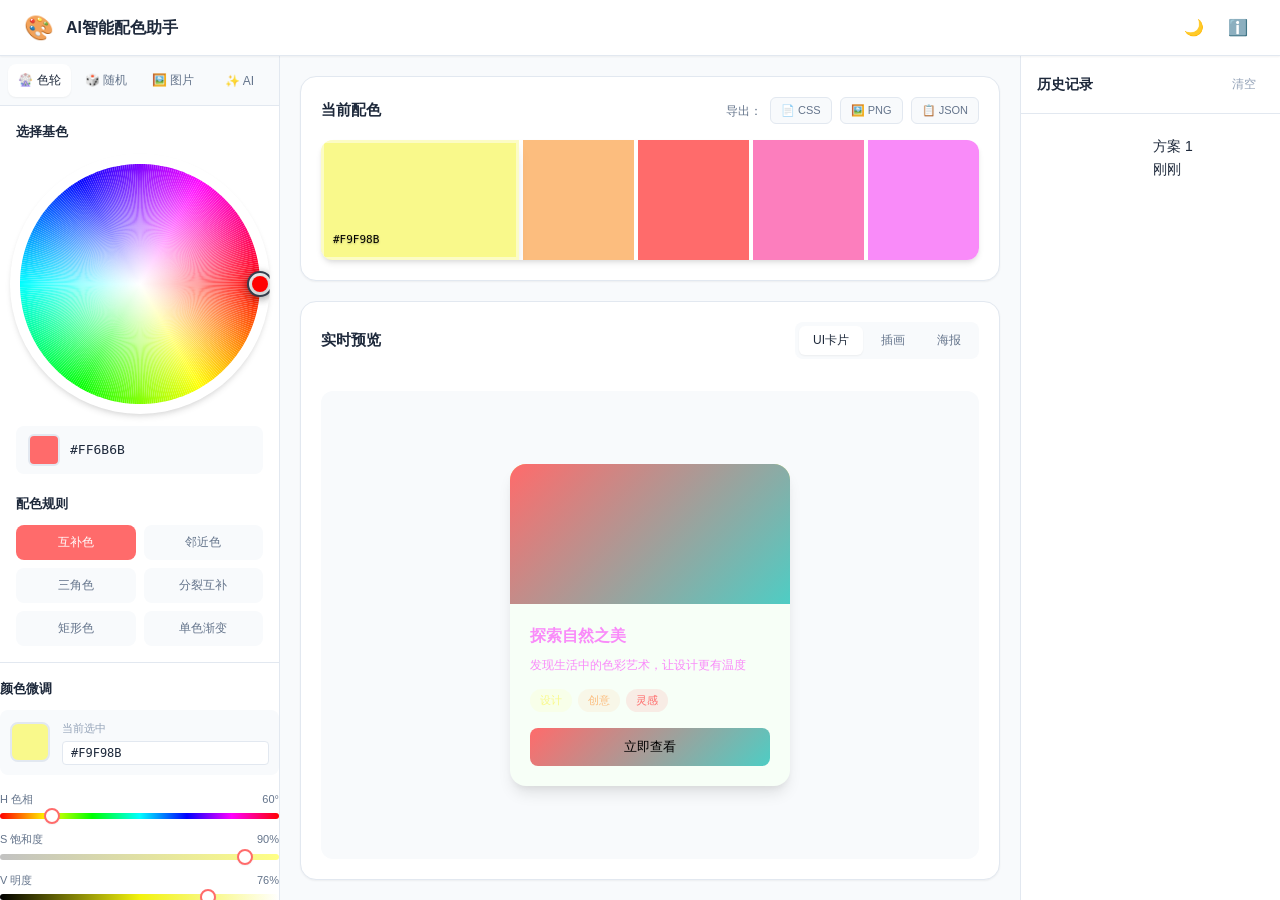
<file: index.html>
<!DOCTYPE html>
<html lang="zh-CN">
<head>
    <meta charset="UTF-8">
    <meta name="viewport" content="width=device-width, initial-scale=1.0">
    <title>AI智能配色助手 - 面向数字媒体设计</title>
    <link rel="stylesheet" href="css/style.css">
</head>
<body>
    <!-- 顶部导航栏 -->
    <nav class="navbar">
        <div class="nav-left">
            <div class="logo">🎨</div>
            <h1 class="app-title">AI智能配色助手</h1>
        </div>
        <div class="nav-right">
            <button class="nav-btn" id="themeToggle" title="切换主题">🌙</button>
            <button class="nav-btn" id="aboutBtn" title="关于">ℹ️</button>
        </div>
    </nav>

    <!-- 主内容区 -->
    <main class="main-container">
        <!-- 左侧控制面板 -->
        <aside class="left-panel">
            <!-- 选项卡导航 -->
            <div class="tab-nav">
                <button class="tab-btn active" data-tab="wheel">🎡 色轮</button>
                <button class="tab-btn" data-tab="random">🎲 随机</button>
                <button class="tab-btn" data-tab="image">🖼️ 图片</button>
                <button class="tab-btn" data-tab="ai">✨ AI</button>
            </div>

            <!-- 色轮面板 -->
            <div class="tab-panel active" id="tab-wheel">
                <div class="panel-section">
                    <h3 class="section-title">选择基色</h3>
                    <div class="color-wheel-container">
                        <canvas id="colorWheel" width="260" height="260"></canvas>
                        <div class="color-preview-row">
                            <div class="color-preview-box" id="selectedColorPreview"></div>
                            <span class="hex-display" id="selectedHex">#FF6B6B</span>
                        </div>
                    </div>
                </div>

                <div class="panel-section">
                    <h3 class="section-title">配色规则</h3>
                    <div class="rule-buttons">
                        <button class="rule-btn active" data-rule="complementary">互补色</button>
                        <button class="rule-btn" data-rule="analogous">邻近色</button>
                        <button class="rule-btn" data-rule="triadic">三角色</button>
                        <button class="rule-btn" data-rule="split-complementary">分裂互补</button>
                        <button class="rule-btn" data-rule="tetradic">矩形色</button>
                        <button class="rule-btn" data-rule="monochromatic">单色渐变</button>
                    </div>
                </div>
            </div>

            <!-- 随机生成面板 -->
            <div class="tab-panel" id="tab-random">
                <div class="panel-section">
                    <h3 class="section-title">随机参数</h3>
                    
                    <div class="control-row">
                        <label>颜色数量</label>
                        <input type="range" id="colorCount" min="3" max="8" value="5">
                        <span id="colorCountValue">5</span>
                    </div>

                    <div class="control-row">
                        <label>饱和度范围</label>
                        <div class="range-inputs">
                            <input type="number" id="satMin" min="0" max="100" value="40">
                            <span>~</span>
                            <input type="number" id="satMax" min="0" max="100" value="80">
                        </div>
                    </div>

                    <div class="control-row">
                        <label>明度范围</label>
                        <div class="range-inputs">
                            <input type="number" id="lightMin" min="0" max="100" value="35">
                            <span>~</span>
                            <input type="number" id="lightMax" min="0" max="100" value="65">
                        </div>
                    </div>

                    <div class="control-row">
                        <label class="checkbox-label">
                            <input type="checkbox" id="harmoniousMode" checked>
                            <span>和谐模式</span>
                        </label>
                    </div>

                    <button class="primary-btn full-width" id="randomGenerateBtn">
                        🎲 随机生成
                    </button>
                </div>
            </div>

            <!-- 图片取色面板 -->
            <div class="tab-panel" id="tab-image">
                <div class="panel-section">
                    <h3 class="section-title">图片取色</h3>
                    
                    <div class="upload-area" id="uploadArea">
                        <div class="upload-icon">🖼️</div>
                        <p class="upload-text">拖拽图片到此处，或点击选择</p>
                        <p class="upload-hint">支持 JPG、PNG、WebP 格式</p>
                        <input type="file" id="imageInput" accept="image/*" hidden>
                    </div>

                    <div class="preview-area" id="imagePreviewArea" style="display:none;">
                        <img id="previewImage" alt="预览">
                        <button class="remove-btn" id="removeImageBtn">×</button>
                    </div>

                    <div class="control-row">
                        <label>提取颜色数</label>
                        <input type="range" id="extractCount" min="3" max="8" value="5">
                        <span id="extractCountValue">5</span>
                    </div>

                    <button class="primary-btn full-width" id="extractBtn" disabled>
                        🎨 提取主色
                    </button>

                    <div class="loading-indicator" id="extractLoading" style="display:none;">
                        <div class="spinner"></div>
                        <span>正在提取颜色...</span>
                    </div>
                </div>
            </div>

            <!-- AI生成面板 -->
            <div class="tab-panel" id="tab-ai">
                <div class="panel-section">
                    <h3 class="section-title">AI智能配色</h3>
                    
                    <div class="ai-description">
                        <label>描述你想要的风格</label>
                        <textarea 
                            id="aiPrompt" 
                            placeholder="例如：温暖的秋天午后，橙黄色调，舒适怀旧..."
                            rows="4"
                        ></textarea>
                    </div>

                    <div class="style-presets">
                        <span class="preset-tag" data-style="赛博朋克霓虹风格，高对比度">赛博朋克</span>
                        <span class="preset-tag" data-style="莫兰迪色系，低饱和度，柔和高级">莫兰迪</span>
                        <span class="preset-tag" data-style="北欧简约风，清新自然，明亮通透">北欧简约</span>
                        <span class="preset-tag" data-style="复古港风，浓郁胶片感，暖色调">复古港风</span>
                        <span class="preset-tag" data-style="清新自然，植物绿色系，生机活力">清新自然</span>
                    </div>

                    <button class="primary-btn full-width" id="aiGenerateBtn">
                        ✨ AI智能生成
                    </button>

                    <div class="ai-loading" id="aiLoading" style="display:none;">
                        <div class="ai-spinner"></div>
                        <span>AI正在为您构思配色方案...</span>
                    </div>

                    <div class="ai-error" id="aiError" style="display:none;"></div>

                    <div class="ai-tip">
                        💡 提示：AI功能需要本地部署 Ollama 或配置云端 API
                    </div>
                </div>
            </div>

            <!-- HSV微调面板 -->
            <div class="panel-section sliders-section">
                <h3 class="section-title">颜色微调</h3>
                <div class="selected-color-info">
                    <div class="selected-preview" id="sliderColorPreview"></div>
                    <div class="selected-info">
                        <span class="selected-label">当前选中</span>
                        <input type="text" class="hex-input" id="hexInput" value="#FF6B6B">
                    </div>
                </div>
                
                <div class="slider-group">
                    <div class="slider-control">
                        <div class="slider-label">
                            <span>H 色相</span>
                            <span id="hueValue">0°</span>
                        </div>
                        <input type="range" id="hueSlider" min="0" max="360" value="0" class="hue-slider">
                    </div>
                    
                    <div class="slider-control">
                        <div class="slider-label">
                            <span>S 饱和度</span>
                            <span id="satValue">100%</span>
                        </div>
                        <input type="range" id="satSlider" min="0" max="100" value="100">
                    </div>
                    
                    <div class="slider-control">
                        <div class="slider-label">
                            <span>V 明度</span>
                            <span id="valValue">50%</span>
                        </div>
                        <input type="range" id="valSlider" min="0" max="100" value="50">
                    </div>
                </div>
            </div>
        </aside>

        <!-- 中间展示区 -->
        <section class="center-panel">
            <!-- 色板展示 -->
            <div class="palette-section">
                <div class="section-header">
                    <h2 class="section-title">当前配色</h2>
                    <div class="export-panel">
                        <span class="export-label">导出：</span>
                        <button class="export-btn" data-format="css" title="导出CSS">📄 CSS</button>
                        <button class="export-btn" data-format="png" title="导出PNG">🖼️ PNG</button>
                        <button class="export-btn" data-format="json" title="导出JSON">📋 JSON</button>
                    </div>
                </div>
                <div class="color-palette-display" id="colorPalette"></div>
            </div>

            <!-- 预览面板 -->
            <div class="preview-section">
                <div class="section-header">
                    <h2 class="section-title">实时预览</h2>
                    <div class="preview-tabs">
                        <button class="preview-tab active" data-template="card">UI卡片</button>
                        <button class="preview-tab" data-template="illustration">插画</button>
                        <button class="preview-tab" data-template="poster">海报</button>
                    </div>
                </div>
                <div class="preview-content" id="previewContent">
                    <!-- UI卡片模板 -->
                    <div class="preview-template ui-card active" id="template-card">
                        <div class="mobile-card">
                            <div class="card-cover"></div>
                            <div class="card-content">
                                <h3 class="card-title">探索自然之美</h3>
                                <p class="card-desc">发现生活中的色彩艺术，让设计更有温度</p>
                                <div class="card-tags">
                                    <span class="tag">设计</span>
                                    <span class="tag">创意</span>
                                    <span class="tag">灵感</span>
                                </div>
                                <button class="card-btn">立即查看</button>
                            </div>
                        </div>
                    </div>

                    <!-- 插画模板 -->
                    <div class="preview-template illustration" id="template-illustration">
                        <div class="illustration-scene">
                            <div class="sky"></div>
                            <div class="sun"></div>
                            <div class="mountain-back"></div>
                            <div class="mountain-front"></div>
                            <div class="tree tree-1"></div>
                            <div class="tree tree-2"></div>
                            <div class="ground"></div>
                        </div>
                    </div>

                    <!-- 海报模板 -->
                    <div class="preview-template poster" id="template-poster">
                        <div class="poster-content">
                            <div class="poster-decoration deco-1"></div>
                            <div class="poster-decoration deco-2"></div>
                            <h2 class="poster-title">色彩</h2>
                            <h3 class="poster-subtitle">的艺术</h3>
                            <p class="poster-text">THE ART OF COLOR</p>
                            <div class="poster-line"></div>
                            <span class="poster-date">2026.06</span>
                        </div>
                    </div>
                </div>
            </div>
        </section>

        <!-- 右侧历史记录 -->
        <aside class="right-panel">
            <div class="history-panel">
                <div class="panel-header">
                    <h3 class="section-title">历史记录</h3>
                    <button class="text-btn" id="clearHistoryBtn">清空</button>
                </div>
                <div class="history-list" id="historyList"></div>
                <div class="empty-state" id="emptyHistory">
                    <div class="empty-icon">📭</div>
                    <p>暂无历史记录</p>
                    <p class="empty-hint">生成配色后将自动保存</p>
                </div>
            </div>
        </aside>
    </main>

    <!-- 关于弹窗 -->
    <div class="modal" id="aboutModal" style="display:none;">
        <div class="modal-overlay"></div>
        <div class="modal-content">
            <button class="modal-close" id="closeAboutBtn">×</button>
            <h2>🎨 AI智能配色助手</h2>
            <p class="modal-subtitle">面向数字媒体设计的智能配色工具</p>
            <div class="modal-info">
                <p><strong>版本：</strong>v1.0.0</p>
                <p><strong>开发者：</strong>刘盈</p>
                <p><strong>学号：</strong>2408090602018</p>
                <p><strong>技术栈：</strong>原生 JavaScript + Canvas API</p>
            </div>
            <div class="modal-features">
                <h4>功能特性</h4>
                <ul>
                    <li>🎡 色轮规则配色（6种经典配色法则）</li>
                    <li>🎲 随机配色生成（可调节参数）</li>
                    <li>🖼️ 图片取色（K-Means 聚类算法）</li>
                    <li>✨ AI智能配色（支持 Ollama 本地部署）</li>
                    <li>🎨 HSV 精确微调</li>
                    <li>📱 实时预览（3种设计模板）</li>
                    <li>📤 多格式导出（CSS/PNG/JSON/ASE）</li>
                    <li>💾 本地历史记录</li>
                </ul>
            </div>
        </div>
    </div>

    <!-- Toast 提示 -->
    <div class="toast-container" id="toastContainer"></div>

    <!-- 脚本加载 -->
    <script src="js/ColorUtils.js"></script>
    <script src="js/EventBus.js"></script>
    <script src="js/StorageService.js"></script>
    <script src="js/ExportService.js"></script>
    <script src="js/ImageExtractor.js"></script>
    <script src="js/ColorWheel.js"></script>
    <script src="js/PaletteDisplay.js"></script>
    <script src="js/SlidersPanel.js"></script>
    <script src="js/PreviewPanel.js"></script>
    <script src="js/RandomPanel.js"></script>
    <script src="js/ImagePanel.js"></script>
    <script src="js/HistoryPanel.js"></script>
    <script src="js/App.js"></script>
</body>
</html>
</file>
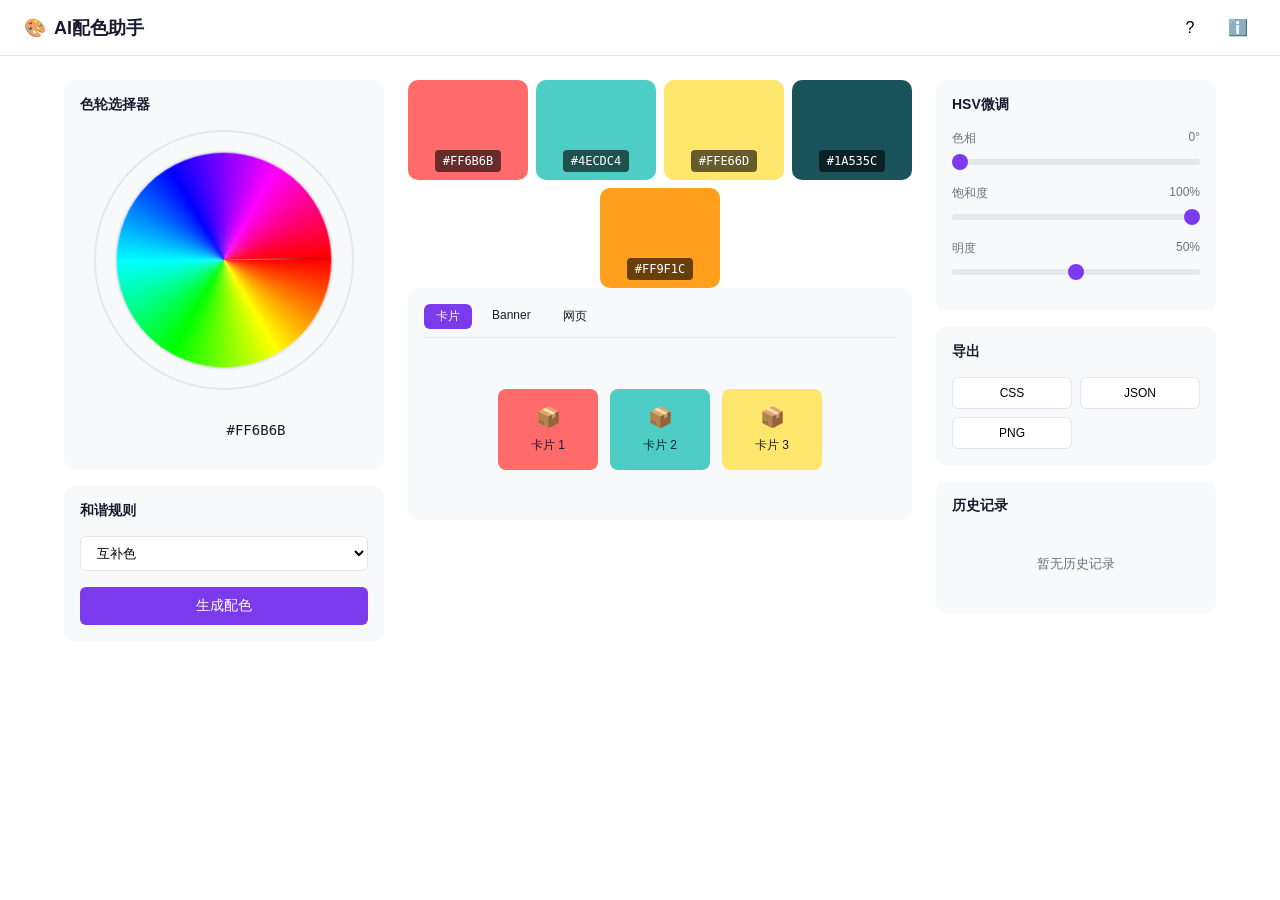
<file: index.mvp.html>
<!DOCTYPE html>
<html lang="zh-CN">
<head>
    <meta charset="UTF-8">
    <meta name="viewport" content="width=device-width, initial-scale=1.0">
    <title>AI配色助手 - MVP</title>
    <style>
        :root {
            --bg-primary: #FFFFFF;
            --bg-secondary: #F8F9FA;
            --text-primary: #1A1A2E;
            --text-secondary: #6B7280;
            --border-color: #E5E7EB;
            --accent-ai: #7C3AED;
            --success: #10B981;
            --warning: #F59E0B;
            --error: #EF4444;
            --spacing-sm: 8px;
            --spacing-md: 16px;
            --spacing-lg: 24px;
            --radius-sm: 6px;
            --radius-md: 10px;
            --radius-lg: 16px;
            --transition-normal: 0.25s ease;
        }

        * {
            margin: 0;
            padding: 0;
            box-sizing: border-box;
        }

        body {
            font-family: -apple-system, BlinkMacSystemFont, "Segoe UI", Roboto, sans-serif;
            background: var(--bg-primary);
            color: var(--text-primary);
            min-height: 100vh;
        }

        .navbar {
            height: 56px;
            background: var(--bg-primary);
            border-bottom: 1px solid var(--border-color);
            display: flex;
            align-items: center;
            justify-content: space-between;
            padding: 0 var(--spacing-lg);
        }

        .logo {
            display: flex;
            align-items: center;
            gap: var(--spacing-sm);
            font-size: 18px;
            font-weight: 700;
        }

        .nav-buttons {
            display: flex;
            gap: 12px;
        }

        .nav-btn {
            width: 36px;
            height: 36px;
            border-radius: 50%;
            border: none;
            background: transparent;
            cursor: pointer;
            font-size: 16px;
            transition: background 0.15s;
        }

        .nav-btn:hover {
            background: #F3F4F6;
        }

        .main-content {
            display: flex;
            max-width: 1200px;
            margin: 0 auto;
            padding: var(--spacing-lg);
            gap: var(--spacing-lg);
        }

        .left-panel {
            width: 320px;
            flex-shrink: 0;
        }

        .center-panel {
            flex: 1;
            min-width: 0;
        }

        .right-panel {
            width: 280px;
            flex-shrink: 0;
        }

        .panel-section {
            background: var(--bg-secondary);
            border-radius: var(--radius-md);
            padding: var(--spacing-md);
            margin-bottom: var(--spacing-md);
        }

        .panel-title {
            font-size: 14px;
            font-weight: 600;
            margin-bottom: var(--spacing-md);
        }

        .color-wheel-container {
            display: flex;
            flex-direction: column;
            align-items: center;
        }

        #colorWheel {
            width: 260px;
            height: 260px;
            border-radius: 50%;
            border: 2px solid var(--border-color);
        }

        .color-preview {
            display: flex;
            align-items: center;
            gap: var(--spacing-md);
            margin-top: var(--spacing-md);
        }

        .preview-box {
            width: 48px;
            height: 48px;
            border-radius: var(--radius-sm);
        }

        .hex-value {
            font-family: monospace;
            font-size: 14px;
        }

        .select-field {
            width: 100%;
            padding: 8px 12px;
            border: 1px solid var(--border-color);
            border-radius: var(--radius-sm);
            background: var(--bg-primary);
            cursor: pointer;
            margin-bottom: var(--spacing-md);
        }

        .btn-primary {
            width: 100%;
            padding: 10px;
            background: var(--accent-ai);
            color: white;
            border: none;
            border-radius: var(--radius-sm);
            cursor: pointer;
            font-size: 14px;
            transition: background 0.15s;
        }

        .btn-primary:hover {
            background: #6D28D9;
        }

        .color-palette {
            display: flex;
            gap: var(--spacing-sm);
            flex-wrap: wrap;
            justify-content: center;
        }

        .color-swatch {
            width: 120px;
            height: 100px;
            border-radius: var(--radius-md);
            position: relative;
            cursor: pointer;
            transition: transform 0.2s;
            display: flex;
            align-items: flex-end;
            justify-content: center;
            padding-bottom: 8px;
        }

        .color-swatch:hover {
            transform: scale(1.05);
        }

        .color-swatch .copy-icon {
            position: absolute;
            top: 8px;
            right: 8px;
            width: 24px;
            height: 24px;
            background: rgba(0,0,0,0.5);
            border-radius: 50%;
            display: flex;
            align-items: center;
            justify-content: center;
            color: white;
            font-size: 12px;
            opacity: 0;
            transition: opacity 0.2s;
        }

        .color-swatch:hover .copy-icon {
            opacity: 1;
        }

        .color-label {
            background: rgba(0,0,0,0.6);
            color: white;
            padding: 4px 8px;
            border-radius: 4px;
            font-size: 12px;
            font-family: monospace;
        }

        .preview-section {
            background: var(--bg-secondary);
            border-radius: var(--radius-md);
            padding: var(--spacing-md);
        }

        .preview-tabs {
            display: flex;
            gap: var(--spacing-sm);
            margin-bottom: var(--spacing-md);
            border-bottom: 1px solid var(--border-color);
            padding-bottom: var(--spacing-sm);
        }

        .preview-tab {
            padding: 4px 12px;
            border-radius: var(--radius-sm);
            cursor: pointer;
            font-size: 12px;
            transition: background 0.15s;
        }

        .preview-tab.active {
            background: var(--accent-ai);
            color: white;
        }

        .preview-content {
            min-height: 150px;
            display: flex;
            align-items: center;
            justify-content: center;
        }

        .slider-control {
            margin-bottom: var(--spacing-md);
        }

        .slider-label {
            display: flex;
            justify-content: space-between;
            font-size: 12px;
            color: var(--text-secondary);
            margin-bottom: 4px;
        }

        input[type="range"] {
            width: 100%;
            height: 6px;
            border-radius: 3px;
            background: var(--border-color);
            outline: none;
            -webkit-appearance: none;
        }

        input[type="range"]::-webkit-slider-thumb {
            -webkit-appearance: none;
            width: 16px;
            height: 16px;
            border-radius: 50%;
            background: var(--accent-ai);
            cursor: pointer;
        }

        .export-buttons {
            display: grid;
            grid-template-columns: repeat(2, 1fr);
            gap: 8px;
        }

        .export-btn {
            padding: 8px;
            border: 1px solid var(--border-color);
            border-radius: var(--radius-sm);
            background: var(--bg-primary);
            cursor: pointer;
            font-size: 12px;
            transition: all 0.15s;
        }

        .export-btn:hover {
            background: var(--accent-ai);
            color: white;
            border-color: var(--accent-ai);
        }

        .history-list {
            max-height: 150px;
            overflow-y: auto;
        }

        .history-item {
            display: flex;
            gap: 4px;
            padding: 8px;
            border-radius: var(--radius-sm);
            cursor: pointer;
            margin-bottom: 4px;
            transition: background 0.15s;
        }

        .history-item:hover {
            background: var(--bg-primary);
        }

        .history-dot {
            width: 20px;
            height: 20px;
            border-radius: 4px;
        }

        .toast {
            position: fixed;
            bottom: 20px;
            left: 50%;
            transform: translateX(-50%);
            background: var(--text-primary);
            color: var(--bg-primary);
            padding: var(--spacing-md) var(--spacing-lg);
            border-radius: var(--radius-md);
            opacity: 0;
            pointer-events: none;
            transition: all 0.3s;
            z-index: 1000;
        }

        .toast.show {
            opacity: 1;
        }

        .toast.success {
            background: var(--success);
            color: white;
        }

        .empty-state {
            color: var(--text-secondary);
            font-size: 13px;
            text-align: center;
            padding: var(--spacing-lg);
        }
    </style>
</head>
<body>
    <nav class="navbar">
        <div class="logo">
            <span>🎨</span>
            <span>AI配色助手</span>
        </div>
        <div class="nav-buttons">
            <button class="nav-btn" onclick="showHelp()">?</button>
            <button class="nav-btn" onclick="showAbout()">ℹ️</button>
        </div>
    </nav>

    <main class="main-content">
        <aside class="left-panel">
            <div class="panel-section">
                <h3 class="panel-title">色轮选择器</h3>
                <div class="color-wheel-container">
                    <canvas id="colorWheel" width="260" height="260"></canvas>
                    <div class="color-preview">
                        <div class="preview-box" id="selectedColorPreview"></div>
                        <span class="hex-value" id="selectedHex">#FF6B6B</span>
                    </div>
                </div>
            </div>

            <div class="panel-section">
                <h3 class="panel-title">和谐规则</h3>
                <select class="select-field" id="harmonyRule">
                    <option value="complementary">互补色</option>
                    <option value="analogous">邻近色</option>
                    <option value="triadic">三角色</option>
                    <option value="monochromatic">单色渐变</option>
                </select>
                <button class="btn-primary" onclick="generateColors()">生成配色</button>
            </div>
        </aside>

        <section class="center-panel">
            <div class="color-palette" id="colorPalette">
            </div>

            <div class="preview-section">
                <div class="preview-tabs">
                    <span class="preview-tab active" onclick="switchPreview('card')">卡片</span>
                    <span class="preview-tab" onclick="switchPreview('banner')">Banner</span>
                    <span class="preview-tab" onclick="switchPreview('web')">网页</span>
                </div>
                <div class="preview-content" id="previewContent">
                </div>
            </div>
        </section>

        <aside class="right-panel">
            <div class="panel-section">
                <h3 class="panel-title">HSV微调</h3>
                <div class="slider-control">
                    <div class="slider-label">
                        <span>色相</span>
                        <span id="hueValue">0°</span>
                    </div>
                    <input type="range" id="hueSlider" min="0" max="360" value="0">
                </div>
                <div class="slider-control">
                    <div class="slider-label">
                        <span>饱和度</span>
                        <span id="satValue">100%</span>
                    </div>
                    <input type="range" id="satSlider" min="0" max="100" value="100">
                </div>
                <div class="slider-control">
                    <div class="slider-label">
                        <span>明度</span>
                        <span id="valValue">50%</span>
                    </div>
                    <input type="range" id="valSlider" min="0" max="100" value="50">
                </div>
            </div>

            <div class="panel-section">
                <h3 class="panel-title">导出</h3>
                <div class="export-buttons">
                    <button class="export-btn" onclick="exportPalette('css')">CSS</button>
                    <button class="export-btn" onclick="exportPalette('json')">JSON</button>
                    <button class="export-btn" onclick="exportPalette('png')">PNG</button>
                </div>
            </div>

            <div class="panel-section">
                <h3 class="panel-title">历史记录</h3>
                <div class="history-list" id="historyList">
                    <div class="empty-state">暂无历史记录</div>
                </div>
            </div>
        </aside>
    </main>

    <div class="toast" id="toast"></div>

    <script>
        const state = {
            currentColors: ['#FF6B6B', '#4ECDC4', '#FFE66D', '#1A535C', '#FF9F1C'],
            selectedColor: '#FF6B6B',
            hue: 0,
            sat: 100,
            val: 50,
            harmonyRule: 'complementary',
            activePreview: 'card',
            history: []
        };

        function init() {
            renderColorPalette();
            updatePreview();
            initColorWheel();
            bindEvents();
        }

        function bindEvents() {
            document.getElementById('harmonyRule').addEventListener('change', (e) => {
                state.harmonyRule = e.target.value;
            });

            ['hueSlider', 'satSlider', 'valSlider'].forEach(id => {
                document.getElementById(id).addEventListener('input', (e) => {
                    updateHSV(id, e.target.value);
                });
            });
        }

        function initColorWheel() {
            const canvas = document.getElementById('colorWheel');
            const ctx = canvas.getContext('2d');
            const centerX = canvas.width / 2;
            const centerY = canvas.height / 2;
            const radius = 110;

            for (let angle = 0; angle < 360; angle++) {
                const startAngle = (angle - 1) * Math.PI / 180;
                const endAngle = (angle + 1) * Math.PI / 180;
                ctx.beginPath();
                ctx.moveTo(centerX, centerY);
                ctx.arc(centerX, centerY, radius, startAngle, endAngle);
                ctx.closePath();
                ctx.fillStyle = `hsl(${angle}, 100%, 50%)`;
                ctx.fill();
            }

            const gradient = ctx.createRadialGradient(centerX, centerY, 0, centerX, centerY, radius);
            gradient.addColorStop(0, 'white');
            gradient.addColorStop(1, 'transparent');
            ctx.fillStyle = gradient;
            ctx.fill();

            ctx.beginPath();
            ctx.arc(centerX, centerY, radius, 0, 2 * Math.PI);
            ctx.strokeStyle = '#E5E7EB';
            ctx.lineWidth = 2;
            ctx.stroke();

            let isDragging = false;

            canvas.addEventListener('mousedown', (e) => {
                isDragging = true;
                updateIndicator(e);
            });

            canvas.addEventListener('mousemove', (e) => {
                if (isDragging) updateIndicator(e);
            });

            canvas.addEventListener('mouseup', () => isDragging = false);
            canvas.addEventListener('mouseleave', () => isDragging = false);

            function updateIndicator(e) {
                const rect = canvas.getBoundingClientRect();
                const x = e.clientX - rect.left - centerX;
                const y = e.clientY - rect.top - centerY;
                const distance = Math.sqrt(x * x + y * y);

                if (distance <= radius) {
                    const angle = Math.atan2(y, x);
                    const hue = (angle * 180 / Math.PI + 360) % 360;
                    state.hue = Math.round(hue);
                    state.selectedColor = hslToHex(hue, 100, 50);

                    ctx.clearRect(0, 0, canvas.width, canvas.height);
                    initColorWheel();

                    const indicatorX = centerX + radius * Math.cos(angle);
                    const indicatorY = centerY + radius * Math.sin(angle);

                    ctx.beginPath();
                    ctx.arc(indicatorX, indicatorY, 8, 0, 2 * Math.PI);
                    ctx.fillStyle = 'white';
                    ctx.fill();
                    ctx.strokeStyle = '#374151';
                    ctx.lineWidth = 2;
                    ctx.stroke();

                    document.getElementById('selectedColorPreview').style.background = state.selectedColor;
                    document.getElementById('selectedHex').textContent = state.selectedColor;
                    document.getElementById('hueSlider').value = state.hue;
                    document.getElementById('hueValue').textContent = state.hue + '°';
                }
            }
        }

        function hslToHex(h, s, l) {
            s /= 100;
            l /= 100;
            const a = s * Math.min(l, 1 - l);
            const f = n => {
                const k = (n + h / 30) % 12;
                const color = l - a * Math.max(Math.min(k - 3, 9 - k, 1), -1);
                return Math.round(255 * color).toString(16).padStart(2, '0');
            };
            return `#${f(0)}${f(8)}${f(4)}`.toUpperCase();
        }

        function generateColors() {
            const colors = [];
            const h = state.hue;

            switch(state.harmonyRule) {
                case 'complementary':
                    colors.push(hslToHex(h, 70, 60));
                    colors.push(hslToHex(h, 60, 45));
                    colors.push(hslToHex((h + 180) % 360, 70, 60));
                    colors.push(hslToHex((h + 180) % 360, 60, 45));
                    colors.push(hslToHex((h + 180) % 360, 50, 75));
                    break;
                case 'analogous':
                    colors.push(hslToHex(h, 70, 60));
                    colors.push(hslToHex((h + 30) % 360, 65, 55));
                    colors.push(hslToHex((h + 60) % 360, 60, 50));
                    colors.push(hslToHex((h - 30 + 360) % 360, 65, 55));
                    colors.push(hslToHex((h - 60 + 360) % 360, 60, 50));
                    break;
                case 'triadic':
                    colors.push(hslToHex(h, 70, 60));
                    colors.push(hslToHex(h, 50, 45));
                    colors.push(hslToHex((h + 120) % 360, 70, 60));
                    colors.push(hslToHex((h + 120) % 360, 50, 45));
                    colors.push(hslToHex((h + 240) % 360, 70, 60));
                    break;
                case 'monochromatic':
                    colors.push(hslToHex(h, 60, 80));
                    colors.push(hslToHex(h, 60, 65));
                    colors.push(hslToHex(h, 70, 50));
                    colors.push(hslToHex(h, 80, 35));
                    colors.push(hslToHex(h, 90, 20));
                    break;
            }

            state.currentColors = colors;
            renderColorPalette();
            updatePreview();
            addToHistory();
            showToast('配色已生成！', 'success');
        }

        function renderColorPalette() {
            const container = document.getElementById('colorPalette');
            container.innerHTML = state.currentColors.map((color, i) => `
                <div class="color-swatch" style="background: ${color};" onclick="copyColor(${i})">
                    <span class="copy-icon">📋</span>
                    <span class="color-label">${color}</span>
                </div>
            `).join('');
        }

        function copyColor(index) {
            const color = state.currentColors[index];
            navigator.clipboard.writeText(color).then(() => {
                showToast(`已复制: ${color}`, 'success');
            });
        }

        function updateHSV(sliderId, value) {
            switch(sliderId) {
                case 'hueSlider':
                    state.hue = parseInt(value);
                    document.getElementById('hueValue').textContent = value + '°';
                    break;
                case 'satSlider':
                    state.sat = parseInt(value);
                    document.getElementById('satValue').textContent = value + '%';
                    break;
                case 'valSlider':
                    state.val = parseInt(value);
                    document.getElementById('valValue').textContent = value + '%';
                    break;
            }
            state.selectedColor = hslToHex(state.hue, state.sat, state.val);
            document.getElementById('selectedColorPreview').style.background = state.selectedColor;
            document.getElementById('selectedHex').textContent = state.selectedColor;
        }

        function switchPreview(type) {
            state.activePreview = type;
            document.querySelectorAll('.preview-tab').forEach(t => t.classList.remove('active'));
            document.querySelector(`[onclick="switchPreview('${type}')"]`).classList.add('active');
            updatePreview();
        }

        function updatePreview() {
            const container = document.getElementById('previewContent');
            const colors = state.currentColors;

            const templates = {
                card: `
                    <div style="display: flex; gap: 12px;">
                        ${colors.slice(0, 3).map((c, i) => `
                            <div style="width: 100px; background: ${c}; border-radius: 8px; padding: 16px; text-align: center;">
                                <div style="font-size: 20px; margin-bottom: 8px;">📦</div>
                                <div style="font-size: 12px; color: ${getContrast(c)};">卡片 ${i + 1}</div>
                            </div>
                        `).join('')}
                    </div>
                `,
                banner: `
                    <div style="width: 100%; height: 120px; background: linear-gradient(135deg, ${colors[0]}, ${colors[1]}); border-radius: 12px; display: flex; align-items: center; justify-content: center; color: white;">
                        <div style="text-align: center;">
                            <div style="font-size: 24px; margin-bottom: 8px;">🎨</div>
                            <div style="font-size: 16px; font-weight: 600;">Banner 预览</div>
                        </div>
                    </div>
                `,
                web: `
                    <div style="width: 100%; background: white; border-radius: 8px; padding: 16px; border: 1px solid #E5E7EB;">
                        <div style="display: flex; gap: 6px; margin-bottom: 12px;">
                            ${colors.map(c => `<div style="width: 24px; height: 24px; background: ${c}; border-radius: 4px;"></div>`).join('')}
                        </div>
                        <div style="font-size: 14px; font-weight: 600; margin-bottom: 4px;">网页标题</div>
                        <div style="font-size: 12px; color: #6B7280;">这是网页内容预览区域</div>
                        <button style="margin-top: 12px; padding: 6px 12px; background: ${colors[0]}; color: ${getContrast(colors[0])}; border: none; border-radius: 4px; font-size: 12px;">按钮</button>
                    </div>
                `
            };

            container.innerHTML = templates[state.activePreview] || templates.card;
        }

        function getContrast(hex) {
            const r = parseInt(hex.slice(1, 3), 16);
            const g = parseInt(hex.slice(3, 5), 16);
            const b = parseInt(hex.slice(5, 7), 16);
            const luminance = (0.299 * r + 0.587 * g + 0.114 * b) / 255;
            return luminance > 0.5 ? '#1A1A2E' : '#FFFFFF';
        }

        function addToHistory() {
            const exists = state.history.some(h => h.every((c, i) => c === state.currentColors[i]));
            if (!exists) {
                state.history.unshift([...state.currentColors]);
                if (state.history.length > 10) state.history.pop();
                renderHistory();
            }
        }

        function renderHistory() {
            const container = document.getElementById('historyList');
            if (state.history.length === 0) {
                container.innerHTML = '<div class="empty-state">暂无历史记录</div>';
                return;
            }

            container.innerHTML = state.history.map((colors, i) => `
                <div class="history-item" onclick="loadHistory(${i})">
                    ${colors.map(c => `<div class="history-dot" style="background: ${c};"></div>`).join('')}
                </div>
            `).join('');
        }

        function loadHistory(index) {
            state.currentColors = [...state.history[index]];
            renderColorPalette();
            updatePreview();
            showToast('已加载历史配色', 'success');
        }

        function exportPalette(format) {
            let content = '';
            let filename = '';

            switch(format) {
                case 'css':
                    content = `:root {\n${state.currentColors.map((c, i) => `  --color-${i + 1}: ${c};`).join('\n')}\n}`;
                    filename = 'palette.css';
                    break;
                case 'json':
                    content = JSON.stringify({ colors: state.currentColors }, null, 2);
                    filename = 'palette.json';
                    break;
                case 'png':
                    const canvas = document.createElement('canvas');
                    canvas.width = 500;
                    canvas.height = 100;
                    const ctx = canvas.getContext('2d');
                    const w = canvas.width / state.currentColors.length;
                    state.currentColors.forEach((c, i) => {
                        ctx.fillStyle = c;
                        ctx.fillRect(i * w, 0, w, canvas.height);
                    });
                    const link = document.createElement('a');
                    link.href = canvas.toDataURL('image/png');
                    link.download = 'palette.png';
                    link.click();
                    showToast('已导出为 PNG', 'success');
                    return;
            }

            const blob = new Blob([content], { type: 'text/plain' });
            const url = URL.createObjectURL(blob);
            const a = document.createElement('a');
            a.href = url;
            a.download = filename;
            a.click();
            URL.revokeObjectURL(url);
            showToast(`已导出为 ${format.toUpperCase()}`, 'success');
        }

        function showToast(message, type = 'info') {
            const toast = document.getElementById('toast');
            toast.textContent = message;
            toast.className = `toast ${type} show`;
            setTimeout(() => toast.classList.remove('show'), 2500);
        }

        function showHelp() {
            alert('使用帮助：\n1. 使用色轮选择基色\n2. 选择和谐规则\n3. 点击生成配色\n4. 在预览区查看效果\n5. 导出配色方案');
        }

        function showAbout() {
            alert('AI配色助手 MVP\n版本：V1.0\n作者：刘盈');
        }

        document.addEventListener('DOMContentLoaded', init);
    </script>
</body>
</html>
</file>
<file: css/style.css>
/* ================================
   CSS Variables & Theme
   ================================ */
:root {
    --primary: #FF6B6B;
    --secondary: #4ECDC4;
    --accent: #FFE66D;
    --dark: #1A535C;
    --light: #F7FFF7;
    
    --bg-primary: #FFFFFF;
    --bg-secondary: #F8FAFC;
    --bg-tertiary: #F1F5F9;
    --bg-hover: #E2E8F0;
    
    --text-primary: #1E293B;
    --text-secondary: #64748B;
    --text-tertiary: #94A3B8;
    
    --border-color: #E2E8F0;
    --border-radius: 8px;
    --border-radius-lg: 12px;
    --border-radius-xl: 16px;
    
    --shadow-sm: 0 1px 2px rgba(0,0,0,0.05);
    --shadow-md: 0 4px 6px -1px rgba(0,0,0,0.1), 0 2px 4px -1px rgba(0,0,0,0.06);
    --shadow-lg: 0 10px 15px -3px rgba(0,0,0,0.1), 0 4px 6px -2px rgba(0,0,0,0.05);
    
    --transition-fast: 150ms ease;
    --transition-normal: 250ms ease;
    --transition-slow: 350ms ease;
    
    --sidebar-width: 280px;
    --history-width: 260px;
    --navbar-height: 56px;
    
    --palette-color-1: #FF6B6B;
    --palette-color-2: #4ECDC4;
    --palette-color-3: #FFE66D;
    --palette-color-4: #1A535C;
    --palette-color-5: #FF9F1C;
    --palette-color-6: #F7FFF7;
}

body.dark-theme {
    --bg-primary: #0F172A;
    --bg-secondary: #1E293B;
    --bg-tertiary: #334155;
    --bg-hover: #475569;
    
    --text-primary: #F1F5F9;
    --text-secondary: #94A3B8;
    --text-tertiary: #64748B;
    
    --border-color: #334155;
}

/* ================================
   Reset & Base
   ================================ */
*, *::before, *::after {
    margin: 0;
    padding: 0;
    box-sizing: border-box;
}

html, body {
    height: 100%;
    font-family: -apple-system, BlinkMacSystemFont, 'Segoe UI', 'PingFang SC',
                 'Hiragino Sans GB', 'Microsoft YaHei', sans-serif;
    font-size: 14px;
    line-height: 1.5;
    color: var(--text-primary);
    background-color: var(--bg-secondary);
    transition: background-color var(--transition-normal), color var(--transition-normal);
}

button {
    font-family: inherit;
    font-size: inherit;
    cursor: pointer;
    border: none;
    background: none;
    color: inherit;
}

input, textarea {
    font-family: inherit;
    font-size: inherit;
    color: inherit;
}

/* ================================
   Navbar
   ================================ */
.navbar {
    height: var(--navbar-height);
    background: var(--bg-primary);
    border-bottom: 1px solid var(--border-color);
    display: flex;
    align-items: center;
    justify-content: space-between;
    padding: 0 24px;
    position: sticky;
    top: 0;
    z-index: 100;
    box-shadow: var(--shadow-sm);
}

.nav-left {
    display: flex;
    align-items: center;
    gap: 12px;
}

.logo {
    font-size: 24px;
}

.app-title {
    font-size: 16px;
    font-weight: 600;
    color: var(--text-primary);
}

.nav-right {
    display: flex;
    align-items: center;
    gap: 8px;
}

.nav-btn {
    width: 36px;
    height: 36px;
    border-radius: var(--border-radius);
    display: flex;
    align-items: center;
    justify-content: center;
    font-size: 16px;
    transition: background-color var(--transition-fast);
}

.nav-btn:hover {
    background-color: var(--bg-hover);
}

/* ================================
   Main Layout
   ================================ */
.main-container {
    display: flex;
    height: calc(100vh - var(--navbar-height));
    overflow: hidden;
}

.left-panel {
    width: var(--sidebar-width);
    background: var(--bg-primary);
    border-right: 1px solid var(--border-color);
    display: flex;
    flex-direction: column;
    overflow: hidden;
}

.center-panel {
    flex: 1;
    display: flex;
    flex-direction: column;
    padding: 20px;
    gap: 20px;
    overflow-y: auto;
}

.right-panel {
    width: var(--history-width);
    background: var(--bg-primary);
    border-left: 1px solid var(--border-color);
    display: flex;
    flex-direction: column;
    overflow: hidden;
}

/* ================================
   Tab Navigation
   ================================ */
.tab-nav {
    display: flex;
    padding: 8px;
    gap: 4px;
    border-bottom: 1px solid var(--border-color);
    background: var(--bg-secondary);
}

.tab-btn {
    flex: 1;
    padding: 8px 4px;
    border-radius: var(--border-radius);
    font-size: 12px;
    color: var(--text-secondary);
    transition: all var(--transition-fast);
    white-space: nowrap;
}

.tab-btn:hover {
    background-color: var(--bg-hover);
}

.tab-btn.active {
    background-color: var(--bg-primary);
    color: var(--text-primary);
    font-weight: 500;
    box-shadow: var(--shadow-sm);
}

.tab-panel {
    display: none;
    flex: 1;
    overflow-y: auto;
    padding: 16px;
}

.tab-panel.active {
    display: block;
}

/* ================================
   Panel Sections
   ================================ */
.panel-section {
    margin-bottom: 20px;
}

.section-title {
    font-size: 13px;
    font-weight: 600;
    color: var(--text-primary);
    margin-bottom: 12px;
}

/* ================================
   Color Wheel
   ================================ */
.color-wheel-container {
    display: flex;
    flex-direction: column;
    align-items: center;
    gap: 12px;
}

#colorWheel {
    cursor: crosshair;
    border-radius: 50%;
    box-shadow: var(--shadow-md);
}

.color-preview-row {
    display: flex;
    align-items: center;
    gap: 10px;
    padding: 8px 12px;
    background: var(--bg-secondary);
    border-radius: var(--border-radius);
    width: 100%;
}

.color-preview-box {
    width: 32px;
    height: 32px;
    border-radius: 6px;
    border: 2px solid var(--border-color);
    background-color: #FF6B6B;
    transition: background-color var(--transition-fast);
}

.hex-display {
    font-family: 'SF Mono', 'Consolas', monospace;
    font-size: 13px;
    font-weight: 500;
    color: var(--text-primary);
    text-transform: uppercase;
}

/* ================================
   Rule Buttons
   ================================ */
.rule-buttons {
    display: grid;
    grid-template-columns: repeat(2, 1fr);
    gap: 8px;
}

.rule-btn {
    padding: 8px 12px;
    border-radius: var(--border-radius);
    font-size: 12px;
    color: var(--text-secondary);
    background: var(--bg-secondary);
    border: 1px solid transparent;
    transition: all var(--transition-fast);
}

.rule-btn:hover {
    border-color: var(--border-color);
    color: var(--text-primary);
}

.rule-btn.active {
    background: var(--primary);
    color: white;
    font-weight: 500;
}

/* ================================
   Controls
   ================================ */
.control-row {
    display: flex;
    align-items: center;
    gap: 10px;
    margin-bottom: 12px;
}

.control-row label {
    font-size: 12px;
    color: var(--text-secondary);
    min-width: 60px;
}

.control-row input[type="range"] {
    flex: 1;
    height: 4px;
    border-radius: 2px;
    background: var(--bg-tertiary);
    outline: none;
    -webkit-appearance: none;
    cursor: pointer;
}

.control-row input[type="range"]::-webkit-slider-thumb {
    -webkit-appearance: none;
    width: 14px;
    height: 14px;
    border-radius: 50%;
    background: var(--primary);
    cursor: pointer;
    border: 2px solid white;
    box-shadow: var(--shadow-sm);
}

.control-row input[type="number"] {
    width: 50px;
    padding: 4px 8px;
    border: 1px solid var(--border-color);
    border-radius: 4px;
    background: var(--bg-primary);
    font-size: 12px;
    text-align: center;
}

.range-inputs {
    display: flex;
    align-items: center;
    gap: 4px;
    flex: 1;
}

.range-inputs span {
    color: var(--text-tertiary);
    font-size: 12px;
}

.checkbox-label {
    display: flex;
    align-items: center;
    gap: 6px;
    cursor: pointer;
    font-size: 12px;
    color: var(--text-secondary);
    min-width: auto !important;
}

.checkbox-label input {
    cursor: pointer;
}

/* ================================
   Primary Button
   ================================ */
.primary-btn {
    padding: 10px 16px;
    border-radius: var(--border-radius);
    background: linear-gradient(135deg, var(--primary), #FF8E8E);
    color: white;
    font-weight: 500;
    font-size: 13px;
    transition: all var(--transition-fast);
    border: none;
    cursor: pointer;
}

.primary-btn:hover {
    transform: translateY(-1px);
    box-shadow: var(--shadow-md);
}

.primary-btn:active {
    transform: translateY(0);
}

.primary-btn:disabled {
    opacity: 0.5;
    cursor: not-allowed;
    transform: none;
}

.primary-btn.full-width {
    width: 100%;
    margin-top: 8px;
}

/* ================================
   Upload Area
   ================================ */
.upload-area {
    border: 2px dashed var(--border-color);
    border-radius: var(--border-radius-lg);
    padding: 30px 20px;
    text-align: center;
    cursor: pointer;
    transition: all var(--transition-fast);
    background: var(--bg-secondary);
}

.upload-area:hover {
    border-color: var(--primary);
    background: var(--bg-tertiary);
}

.upload-area.dragover {
    border-color: var(--primary);
    background: rgba(255, 107, 107, 0.05);
}

.upload-icon {
    font-size: 32px;
    margin-bottom: 8px;
}

.upload-text {
    font-size: 13px;
    color: var(--text-primary);
    margin-bottom: 4px;
}

.upload-hint {
    font-size: 11px;
    color: var(--text-tertiary);
}

.preview-area {
    position: relative;
    margin-bottom: 12px;
    border-radius: var(--border-radius);
    overflow: hidden;
    background: var(--bg-secondary);
}

.preview-area img {
    width: 100%;
    height: 120px;
    object-fit: cover;
    display: block;
}

.remove-btn {
    position: absolute;
    top: 6px;
    right: 6px;
    width: 24px;
    height: 24px;
    border-radius: 50%;
    background: rgba(0,0,0,0.5);
    color: white;
    font-size: 16px;
    display: flex;
    align-items: center;
    justify-content: center;
    cursor: pointer;
    transition: background var(--transition-fast);
}

.remove-btn:hover {
    background: rgba(0,0,0,0.7);
}

.loading-indicator {
    display: flex;
    align-items: center;
    justify-content: center;
    gap: 10px;
    padding: 12px;
    color: var(--text-secondary);
    font-size: 12px;
}

.spinner {
    width: 16px;
    height: 16px;
    border: 2px solid var(--bg-tertiary);
    border-top-color: var(--primary);
    border-radius: 50%;
    animation: spin 0.8s linear infinite;
}

@keyframes spin {
    to { transform: rotate(360deg); }
}

/* ================================
   AI Panel
   ================================ */
.ai-description {
    margin-bottom: 12px;
}

.ai-description label {
    display: block;
    font-size: 12px;
    color: var(--text-secondary);
    margin-bottom: 6px;
}

.ai-description textarea {
    width: 100%;
    padding: 10px;
    border: 1px solid var(--border-color);
    border-radius: var(--border-radius);
    background: var(--bg-primary);
    resize: vertical;
    min-height: 80px;
    font-size: 12px;
    line-height: 1.5;
    transition: border-color var(--transition-fast);
}

.ai-description textarea:focus {
    outline: none;
    border-color: var(--primary);
}

.style-presets {
    display: flex;
    flex-wrap: wrap;
    gap: 6px;
    margin-bottom: 12px;
}

.preset-tag {
    padding: 4px 10px;
    font-size: 11px;
    background: var(--bg-secondary);
    border: 1px solid var(--border-color);
    border-radius: 20px;
    color: var(--text-secondary);
    cursor: pointer;
    transition: all var(--transition-fast);
}

.preset-tag:hover {
    background: var(--primary);
    color: white;
    border-color: var(--primary);
}

.ai-loading {
    display: flex;
    align-items: center;
    justify-content: center;
    gap: 10px;
    padding: 16px;
    color: var(--text-secondary);
    font-size: 12px;
}

.ai-spinner {
    width: 20px;
    height: 20px;
    border: 2px solid var(--bg-tertiary);
    border-top-color: var(--primary);
    border-radius: 50%;
    animation: spin 0.8s linear infinite;
}

.ai-error {
    padding: 10px;
    background: rgba(255, 107, 107, 0.1);
    border-radius: var(--border-radius);
    font-size: 12px;
    color: var(--primary);
    margin-top: 10px;
}

.ai-tip {
    margin-top: 12px;
    padding: 8px 12px;
    background: var(--bg-secondary);
    border-radius: var(--border-radius);
    font-size: 11px;
    color: var(--text-tertiary);
    line-height: 1.5;
}

/* ================================
   Sliders Section
   ================================ */
.sliders-section {
    border-top: 1px solid var(--border-color);
    padding-top: 16px;
    margin-bottom: 0;
}

.selected-color-info {
    display: flex;
    align-items: center;
    gap: 12px;
    margin-bottom: 16px;
    padding: 10px;
    background: var(--bg-secondary);
    border-radius: var(--border-radius);
}

.selected-preview {
    width: 40px;
    height: 40px;
    border-radius: 8px;
    border: 2px solid var(--border-color);
    background-color: #FF6B6B;
}

.selected-info {
    flex: 1;
    display: flex;
    flex-direction: column;
    gap: 4px;
}

.selected-label {
    font-size: 11px;
    color: var(--text-tertiary);
}

.hex-input {
    width: 100%;
    padding: 4px 8px;
    border: 1px solid var(--border-color);
    border-radius: 4px;
    background: var(--bg-primary);
    font-family: 'SF Mono', 'Consolas', monospace;
    font-size: 12px;
    text-transform: uppercase;
}

.hex-input:focus {
    outline: none;
    border-color: var(--primary);
}

.slider-group {
    display: flex;
    flex-direction: column;
    gap: 12px;
}

.slider-control {
    display: flex;
    flex-direction: column;
    gap: 6px;
}

.slider-label {
    display: flex;
    justify-content: space-between;
    font-size: 11px;
    color: var(--text-secondary);
}

.slider-control input[type="range"] {
    width: 100%;
    height: 6px;
    border-radius: 3px;
    background: var(--bg-tertiary);
    outline: none;
    -webkit-appearance: none;
    cursor: pointer;
}

.slider-control input[type="range"]::-webkit-slider-thumb {
    -webkit-appearance: none;
    width: 16px;
    height: 16px;
    border-radius: 50%;
    background: white;
    border: 2px solid var(--primary);
    cursor: pointer;
    box-shadow: var(--shadow-sm);
}

.hue-slider {
    background: linear-gradient(to right,
        #FF0000 0%, #FFFF00 17%, #00FF00 33%,
        #00FFFF 50%, #0000FF 67%, #FF00FF 83%, #FF0000 100%
    ) !important;
}

/* ================================
   Palette Display
   ================================ */
.palette-section {
    background: var(--bg-primary);
    border-radius: var(--border-radius-xl);
    padding: 20px;
    box-shadow: var(--shadow-sm);
    border: 1px solid var(--border-color);
}

.section-header {
    display: flex;
    align-items: center;
    justify-content: space-between;
    margin-bottom: 16px;
}

.section-header .section-title {
    margin-bottom: 0;
    font-size: 15px;
}

.color-palette-display {
    display: flex;
    gap: 4px;
    height: 120px;
    border-radius: var(--border-radius-lg);
    overflow: hidden;
    box-shadow: var(--shadow-md);
}

.color-swatch {
    flex: 1;
    position: relative;
    cursor: pointer;
    transition: flex var(--transition-normal), transform var(--transition-fast);
    display: flex;
    flex-direction: column;
    justify-content: flex-end;
    padding: 12px;
}

.color-swatch:hover {
    flex: 1.5;
}

.color-swatch.selected {
    flex: 2;
    box-shadow: inset 0 0 0 3px rgba(255,255,255,0.5), var(--shadow-lg);
    z-index: 1;
}

.color-label {
    font-family: 'SF Mono', 'Consolas', monospace;
    font-size: 11px;
    font-weight: 500;
    opacity: 0;
    transform: translateY(10px);
    transition: all var(--transition-fast);
    text-shadow: 0 1px 2px rgba(0,0,0,0.3);
    white-space: nowrap;
}

.color-swatch:hover .color-label,
.color-swatch.selected .color-label {
    opacity: 1;
    transform: translateY(0);
}

.copy-icon {
    position: absolute;
    top: 12px;
    right: 12px;
    font-size: 14px;
    opacity: 0;
    transition: opacity var(--transition-fast);
    background: rgba(255,255,255,0.9);
    width: 28px;
    height: 28px;
    border-radius: 6px;
    display: flex;
    align-items: center;
    justify-content: center;
}

.color-swatch:hover .copy-icon {
    opacity: 1;
}

.copy-toast {
    position: absolute;
    top: 50%;
    left: 50%;
    transform: translate(-50%, -50%);
    background: rgba(0,0,0,0.8);
    color: white;
    padding: 6px 12px;
    border-radius: 6px;
    font-size: 12px;
    opacity: 0;
    pointer-events: none;
    transition: opacity var(--transition-fast);
    white-space: nowrap;
}

.copy-toast.show {
    opacity: 1;
}

/* ================================
   Export Panel
   ================================ */
.export-panel {
    display: flex;
    align-items: center;
    gap: 8px;
}

.export-label {
    font-size: 12px;
    color: var(--text-secondary);
}

.export-btn {
    padding: 6px 10px;
    font-size: 11px;
    background: var(--bg-secondary);
    border: 1px solid var(--border-color);
    border-radius: 6px;
    color: var(--text-secondary);
    transition: all var(--transition-fast);
}

.export-btn:hover {
    background: var(--primary);
    color: white;
    border-color: var(--primary);
}

/* ================================
   Preview Section
   ================================ */
.preview-section {
    flex: 1;
    background: var(--bg-primary);
    border-radius: var(--border-radius-xl);
    padding: 20px;
    box-shadow: var(--shadow-sm);
    border: 1px solid var(--border-color);
    display: flex;
    flex-direction: column;
    min-height: 0;
}

.preview-tabs {
    display: flex;
    gap: 4px;
    background: var(--bg-secondary);
    padding: 4px;
    border-radius: var(--border-radius);
}

.preview-tab {
    padding: 6px 14px;
    font-size: 12px;
    color: var(--text-secondary);
    border-radius: 6px;
    transition: all var(--transition-fast);
}

.preview-tab:hover {
    color: var(--text-primary);
}

.preview-tab.active {
    background: var(--bg-primary);
    color: var(--text-primary);
    font-weight: 500;
    box-shadow: var(--shadow-sm);
}

.preview-content {
    flex: 1;
    margin-top: 16px;
    border-radius: var(--border-radius-lg);
    overflow: hidden;
    position: relative;
    background: var(--bg-secondary);
    min-height: 300px;
}

.preview-template {
    display: none;
    width: 100%;
    height: 100%;
    align-items: center;
    justify-content: center;
    padding: 30px;
}

.preview-template.active {
    display: flex;
}

/* --- UI Card Template --- */
.mobile-card {
    width: 280px;
    background: var(--palette-color-6, white);
    border-radius: 16px;
    overflow: hidden;
    box-shadow: var(--shadow-lg);
}

.card-cover {
    height: 140px;
    background: linear-gradient(135deg, var(--palette-color-1), var(--palette-color-2));
}

.card-content {
    padding: 20px;
}

.card-title {
    font-size: 16px;
    font-weight: 600;
    color: var(--palette-color-4);
    margin-bottom: 8px;
}

.card-desc {
    font-size: 12px;
    color: var(--text-secondary);
    margin-bottom: 14px;
    line-height: 1.6;
}

.card-tags {
    display: flex;
    gap: 6px;
    margin-bottom: 16px;
}

.tag {
    padding: 3px 10px;
    font-size: 11px;
    background: rgba(255,107,107,0.1);
    color: var(--palette-color-1);
    border-radius: 12px;
}

.card-btn {
    width: 100%;
    padding: 10px;
    background: linear-gradient(135deg, var(--palette-color-1), var(--palette-color-2));
    color: white;
    border: none;
    border-radius: 8px;
    font-size: 13px;
    font-weight: 500;
    cursor: pointer;
    transition: transform var(--transition-fast);
}

.card-btn:hover {
    transform: translateY(-1px);
}

/* --- Illustration Template --- */
.illustration-scene {
    width: 400px;
    height: 280px;
    position: relative;
    border-radius: 12px;
    overflow: hidden;
    box-shadow: var(--shadow-lg);
}

.sky {
    position: absolute;
    top: 0;
    left: 0;
    right: 0;
    height: 60%;
    background: linear-gradient(to bottom, var(--palette-color-2), var(--palette-color-3));
}

.sun {
    position: absolute;
    top: 30px;
    right: 60px;
    width: 50px;
    height: 50px;
    border-radius: 50%;
    background: var(--palette-color-3);
    box-shadow: 0 0 30px var(--palette-color-3);
}

.mountain-back {
    position: absolute;
    bottom: 35%;
    left: -10%;
    width: 0;
    height: 0;
    border-left: 150px solid transparent;
    border-right: 150px solid transparent;
    border-bottom: 120px solid var(--palette-color-4);
    opacity: 0.7;
}

.mountain-front {
    position: absolute;
    bottom: 30%;
    right: -5%;
    width: 0;
    height: 0;
    border-left: 180px solid transparent;
    border-right: 180px solid transparent;
    border-bottom: 150px solid var(--palette-color-4);
}

.tree {
    position: absolute;
    bottom: 30%;
    width: 0;
    height: 0;
    border-left: 25px solid transparent;
    border-right: 25px solid transparent;
    border-bottom: 60px solid var(--palette-color-2);
}

.tree-1 { left: 80px; }
.tree-2 { left: 130px; bottom: 28%; border-bottom-width: 50px; }

.ground {
    position: absolute;
    bottom: 0;
    left: 0;
    right: 0;
    height: 30%;
    background: var(--palette-color-1);
    opacity: 0.8;
}

/* --- Poster Template --- */
.poster-content {
    width: 320px;
    height: 400px;
    background: var(--palette-color-1);
    position: relative;
    padding: 40px 30px;
    display: flex;
    flex-direction: column;
    justify-content: space-between;
    box-shadow: var(--shadow-lg);
    border-radius: 4px;
    overflow: hidden;
}

.poster-decoration.deco-1 {
    position: absolute;
    top: -50px;
    right: -50px;
    width: 150px;
    height: 150px;
    border-radius: 50%;
    background: var(--palette-color-2);
    opacity: 0.6;
}

.poster-decoration.deco-2 {
    position: absolute;
    bottom: 30%;
    left: -30px;
    width: 80px;
    height: 80px;
    border-radius: 50%;
    background: var(--palette-color-3);
    opacity: 0.8;
}

.poster-title {
    font-size: 56px;
    font-weight: 800;
    color: var(--palette-color-6);
    letter-spacing: 4px;
    line-height: 1;
    position: relative;
    z-index: 1;
}

.poster-subtitle {
    font-size: 32px;
    font-weight: 300;
    color: var(--palette-color-6);
    opacity: 0.9;
    margin-top: -10px;
    position: relative;
    z-index: 1;
}

.poster-text {
    font-size: 10px;
    letter-spacing: 6px;
    color: var(--palette-color-6);
    opacity: 0.7;
    position: relative;
    z-index: 1;
}

.poster-line {
    width: 60px;
    height: 3px;
    background: var(--palette-color-3);
    position: relative;
    z-index: 1;
}

.poster-date {
    font-size: 12px;
    color: var(--palette-color-6);
    opacity: 0.8;
    font-weight: 500;
    position: relative;
    z-index: 1;
}

/* ================================
   History Panel
   ================================ */
.history-panel {
    flex: 1;
    display: flex;
    flex-direction: column;
    overflow: hidden;
}

.panel-header {
    display: flex;
    align-items: center;
    justify-content: space-between;
    padding: 16px;
    border-bottom: 1px solid var(--border-color);
}

.panel-header .section-title {
    margin-bottom: 0;
    font-size: 14px;
}

.text-btn {
    font-size: 12px;
    color: var(--text-tertiary);
    padding: 4px 8px;
    border-radius: 4px;
    transition: all var(--transition-fast);
}

.text-btn:hover {
    color: var(--primary);
    background: var(--bg-secondary);
}

.history-list {
    flex: 1;
    overflow-y: auto;
    padding: 12px;
    display: flex;
    flex-direction: column;
    gap: 8px;
}

.history-item {
    display: flex;
    align-items: center;
    gap: 10px;
    padding: 10px;
    border-radius: var(--border-radius);
    cursor: pointer;
    transition: background var(--transition-fast);
    position: relative;
}

.history-item:hover {
    background: var(--bg-secondary);
}

.history-colors {
    display: flex;
    border-radius: 4px;
    overflow: hidden;
    height: 32px;
    min-width: 100px;
}

.mini-swatch {
    flex: 1;
    min-width: 16px;
}

.history-info {
    flex: 1;
    display: flex;
    flex-direction: column;
    gap: 2px;
    min-width: 0;
}

.history-source {
    font-size: 11px;
    color: var(--text-primary);
    font-weight: 500;
    white-space: nowrap;
    overflow: hidden;
    text-overflow: ellipsis;
}

.history-time {
    font-size: 10px;
    color: var(--text-tertiary);
}

.history-item .delete-btn {
    opacity: 0;
    transition: opacity var(--transition-fast);
    position: absolute;
    right: 8px;
    top: 50%;
    transform: translateY(-50%);
    width: 20px;
    height: 20px;
    border-radius: 4px;
    display: flex;
    align-items: center;
    justify-content: center;
    background: var(--bg-tertiary);
    color: var(--text-secondary);
    font-size: 14px;
}

.history-item:hover .delete-btn {
    opacity: 1;
}

.history-item .delete-btn:hover {
    background: var(--primary);
    color: white;
}

.empty-state {
    flex: 1;
    display: flex;
    flex-direction: column;
    align-items: center;
    justify-content: center;
    color: var(--text-tertiary);
    padding: 40px 20px;
    text-align: center;
}

.empty-icon {
    font-size: 36px;
    margin-bottom: 12px;
}

.empty-state p {
    font-size: 13px;
    margin-bottom: 4px;
}

.empty-hint {
    font-size: 11px !important;
    color: var(--text-tertiary);
    opacity: 0.7;
}

/* ================================
   Modal
   ================================ */
.modal {
    position: fixed;
    top: 0;
    left: 0;
    right: 0;
    bottom: 0;
    z-index: 1000;
    display: flex;
    align-items: center;
    justify-content: center;
}

.modal-overlay {
    position: absolute;
    top: 0;
    left: 0;
    right: 0;
    bottom: 0;
    background: rgba(0,0,0,0.5);
    backdrop-filter: blur(4px);
}

.modal-content {
    position: relative;
    background: var(--bg-primary);
    border-radius: var(--border-radius-xl);
    padding: 32px;
    max-width: 420px;
    width: 90%;
    max-height: 80vh;
    overflow-y: auto;
    box-shadow: var(--shadow-lg);
    z-index: 1;
}

.modal-close {
    position: absolute;
    top: 16px;
    right: 16px;
    width: 28px;
    height: 28px;
    border-radius: 50%;
    display: flex;
    align-items: center;
    justify-content: center;
    font-size: 20px;
    color: var(--text-tertiary);
    transition: all var(--transition-fast);
}

.modal-close:hover {
    background: var(--bg-secondary);
    color: var(--text-primary);
}

.modal-content h2 {
    font-size: 20px;
    font-weight: 600;
    margin-bottom: 4px;
}

.modal-subtitle {
    font-size: 13px;
    color: var(--text-secondary);
    margin-bottom: 20px;
}

.modal-info {
    margin-bottom: 20px;
    display: flex;
    flex-direction: column;
    gap: 8px;
}

.modal-info p {
    font-size: 13px;
    color: var(--text-secondary);
}

.modal-features h4 {
    font-size: 14px;
    margin-bottom: 12px;
    color: var(--text-primary);
}

.modal-features ul {
    list-style: none;
    display: flex;
    flex-direction: column;
    gap: 8px;
}

.modal-features li {
    font-size: 12px;
    color: var(--text-secondary);
}

/* ================================
   Toast
   ================================ */
.toast-container {
    position: fixed;
    bottom: 24px;
    left: 50%;
    transform: translateX(-50%);
    z-index: 2000;
    display: flex;
    flex-direction: column;
    gap: 8px;
    pointer-events: none;
}

.toast {
    padding: 10px 20px;
    background: rgba(30,41,59,0.9);
    color: white;
    border-radius: var(--border-radius);
    font-size: 13px;
    box-shadow: var(--shadow-lg);
    animation: toast-in 0.3s ease;
    pointer-events: auto;
}

.toast.success {
    background: rgba(16,185,129,0.9);
}

.toast.error {
    background: rgba(239,68,68,0.9);
}

@keyframes toast-in {
    from {
        opacity: 0;
        transform: translateY(20px);
    }
    to {
        opacity: 1;
        transform: translateY(0);
    }
}

/* ================================
   Scrollbar
   ================================ */
::-webkit-scrollbar {
    width: 6px;
    height: 6px;
}

::-webkit-scrollbar-track {
    background: transparent;
}

::-webkit-scrollbar-thumb {
    background: var(--border-color);
    border-radius: 3px;
}

::-webkit-scrollbar-thumb:hover {
    background: var(--text-tertiary);
}

/* ================================
   Responsive
   ================================ */
@media (max-width: 1024px) {
    .right-panel {
        display: none;
    }
}

@media (max-width: 768px) {
    .main-container {
        flex-direction: column;
    }
    
    .left-panel {
        width: 100%;
        border-right: none;
        border-bottom: 1px solid var(--border-color);
        max-height: 50vh;
    }
    
    .center-panel {
        padding: 12px;
    }
    
    .color-palette-display {
        height: 80px;
    }
}
</file>
